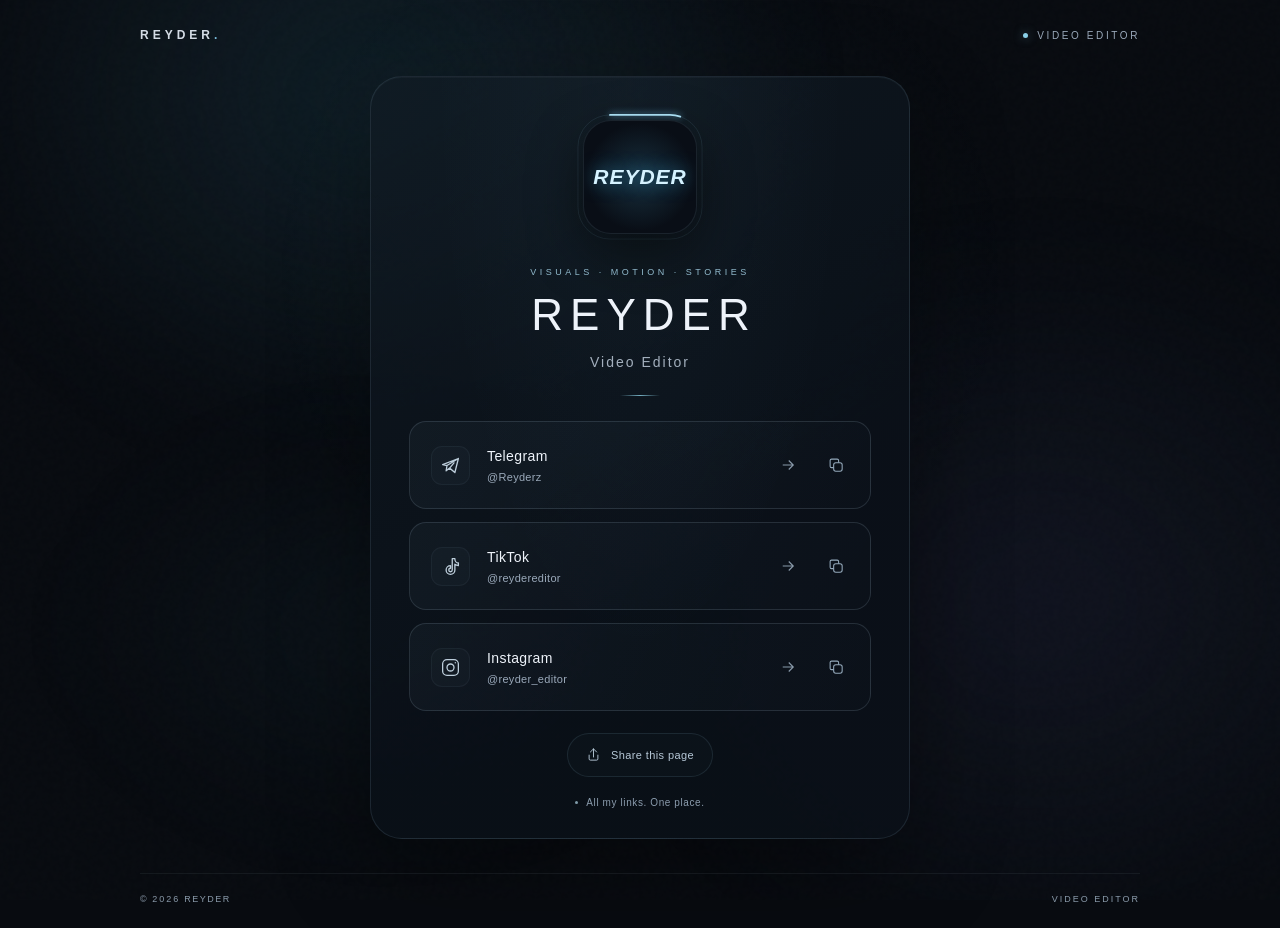
<file: index.html>
<!DOCTYPE html>
<html lang="en">
<head>
<meta charset="UTF-8">
<meta name="viewport" content="width=device-width, initial-scale=1">
<meta name="theme-color" content="#080b10">
<meta name="description" content="REYDER — Video Editor. Connect on Instagram, TikTok and Telegram.">
<title>REYDER — Video Editor</title>
<link rel="stylesheet" href="styles.css?v=3">
</head>
<body>
<div class="ambient" aria-hidden="true"><span></span><span></span><span></span></div><div class="grain" aria-hidden="true"></div><div class="spotlight" aria-hidden="true"></div>
<div class="page">
<header class="topbar"><span class="wordmark">REYDER<span style="color:#78bad8">.</span></span><span class="edition"><i class="dot" aria-hidden="true"></i> VIDEO EDITOR</span></header>
<main>
<section class="profile" aria-labelledby="profile-name">
<div class="avatar-wrap"><svg class="avatar-ring" viewBox="0 0 132 132" fill="none" aria-hidden="true"><rect class="ring-track" x="2" y="2" width="128" height="128" rx="33"/><rect class="ring-light" x="2" y="2" width="128" height="128" rx="33" pathLength="100"/></svg><div class="avatar"><span class="avatar-fallback" role="img" aria-label="Reyder">REYDER</span></div></div>
<p class="eyebrow">VISUALS · MOTION · STORIES</p>
<h1 id="profile-name"><span>REYDER</span></h1><p class="role">Video Editor</p><div class="divider" aria-hidden="true"></div>
</section>
<nav class="links" aria-label="Social profiles">
<div class="social-row"><a class="social" href="https://t.me/Reyderz" target="_blank" rel="noopener noreferrer" aria-label="Telegram: @Reyderz, opens in a new tab"><span class="sheen" aria-hidden="true"></span><span class="icon"><svg viewBox="0 0 24 24" fill="none" stroke="currentColor" stroke-width="1.5" aria-hidden="true"><path d="m21 4-4 16-6-5-4 3 1-6L21 4 3 11l5 1m3 3 5-6" stroke-linejoin="round" stroke-linecap="round"/></svg></span><span class="label"><span class="name">Telegram</span><span class="handle">@Reyderz</span></span><svg class="arrow" viewBox="0 0 24 24" fill="none" stroke="currentColor" stroke-width="1.5" aria-hidden="true"><path d="M5 12h14m-6-6 6 6-6 6"/></svg></a><button class="copy-button" type="button" data-copy="https://t.me/Reyderz" aria-label="Copy Telegram profile link" title="Copy link"><svg viewBox="0 0 24 24" fill="none" stroke="currentColor" stroke-width="1.5" aria-hidden="true"><rect x="8" y="8" width="12" height="12" rx="3"/><path d="M15 8V5a2 2 0 0 0-2-2H5a2 2 0 0 0-2 2v8a2 2 0 0 0 2 2h3"/></svg></button></div>
<div class="social-row"><a class="social" href="https://www.tiktok.com/@reydereditor" target="_blank" rel="noopener noreferrer" aria-label="TikTok: @reydereditor, opens in a new tab"><span class="sheen" aria-hidden="true"></span><span class="icon"><svg viewBox="0 0 24 24" fill="none" stroke="currentColor" stroke-width="1.5" aria-hidden="true"><path d="M14 3h3c0 3 2 5 4 5v3c-2 0-3-.6-4-1.5V16a5 5 0 1 1-5-5v3a2 2 0 1 0 2 2V3Z" stroke-linejoin="round"/></svg></span><span class="label"><span class="name">TikTok</span><span class="handle">@reydereditor</span></span><svg class="arrow" viewBox="0 0 24 24" fill="none" stroke="currentColor" stroke-width="1.5" aria-hidden="true"><path d="M5 12h14m-6-6 6 6-6 6"/></svg></a><button class="copy-button" type="button" data-copy="https://www.tiktok.com/@reydereditor" aria-label="Copy TikTok profile link" title="Copy link"><svg viewBox="0 0 24 24" fill="none" stroke="currentColor" stroke-width="1.5" aria-hidden="true"><rect x="8" y="8" width="12" height="12" rx="3"/><path d="M15 8V5a2 2 0 0 0-2-2H5a2 2 0 0 0-2 2v8a2 2 0 0 0 2 2h3"/></svg></button></div>
<div class="social-row"><a class="social" href="https://www.instagram.com/reyder_editor/" target="_blank" rel="noopener noreferrer" aria-label="Instagram: @reyder_editor, opens in a new tab"><span class="sheen" aria-hidden="true"></span><span class="icon"><svg viewBox="0 0 24 24" fill="none" stroke="currentColor" stroke-width="1.5" aria-hidden="true"><rect x="3" y="3" width="18" height="18" rx="5"/><circle cx="12" cy="12" r="4"/><circle cx="17.5" cy="6.5" r=".8" fill="currentColor" stroke="none"/></svg></span><span class="label"><span class="name">Instagram</span><span class="handle">@reyder_editor</span></span><svg class="arrow" viewBox="0 0 24 24" fill="none" stroke="currentColor" stroke-width="1.5" aria-hidden="true"><path d="M5 12h14m-6-6 6 6-6 6"/></svg></a><button class="copy-button" type="button" data-copy="https://www.instagram.com/reyder_editor/" aria-label="Copy Instagram profile link" title="Copy link"><svg viewBox="0 0 24 24" fill="none" stroke="currentColor" stroke-width="1.5" aria-hidden="true"><rect x="8" y="8" width="12" height="12" rx="3"/><path d="M15 8V5a2 2 0 0 0-2-2H5a2 2 0 0 0-2 2v8a2 2 0 0 0 2 2h3"/></svg></button></div>
</nav>
<div class="share-wrap"><button class="share-button" id="share" type="button"><svg viewBox="0 0 24 24" fill="none" stroke="currentColor" stroke-width="1.5" aria-hidden="true"><path d="M12 16V3m-5 5 5-5 5 5M5 13v6a2 2 0 0 0 2 2h10a2 2 0 0 0 2-2v-6" stroke-linecap="round" stroke-linejoin="round"/></svg><span>Share this page</span></button></div>
<p class="connection"><span aria-hidden="true"></span> All my links. One place.</p>
</main>
<div class="toast" id="toast" role="status" aria-live="polite" aria-atomic="true"></div>
<dialog id="copy-dialog" aria-labelledby="copy-title"><h2 id="copy-title">Copy link</h2><p>Select the link below and copy it:</p><input id="copy-value" type="url" readonly aria-label="Link to copy"><button id="close-dialog" type="button">Close</button></dialog>
<footer class="footer"><span>© <span id="year">2026</span> REYDER</span><span>VIDEO EDITOR</span></footer>
</div>
<script src="script.js?v=3" defer></script>
</body>
</html>
</file>
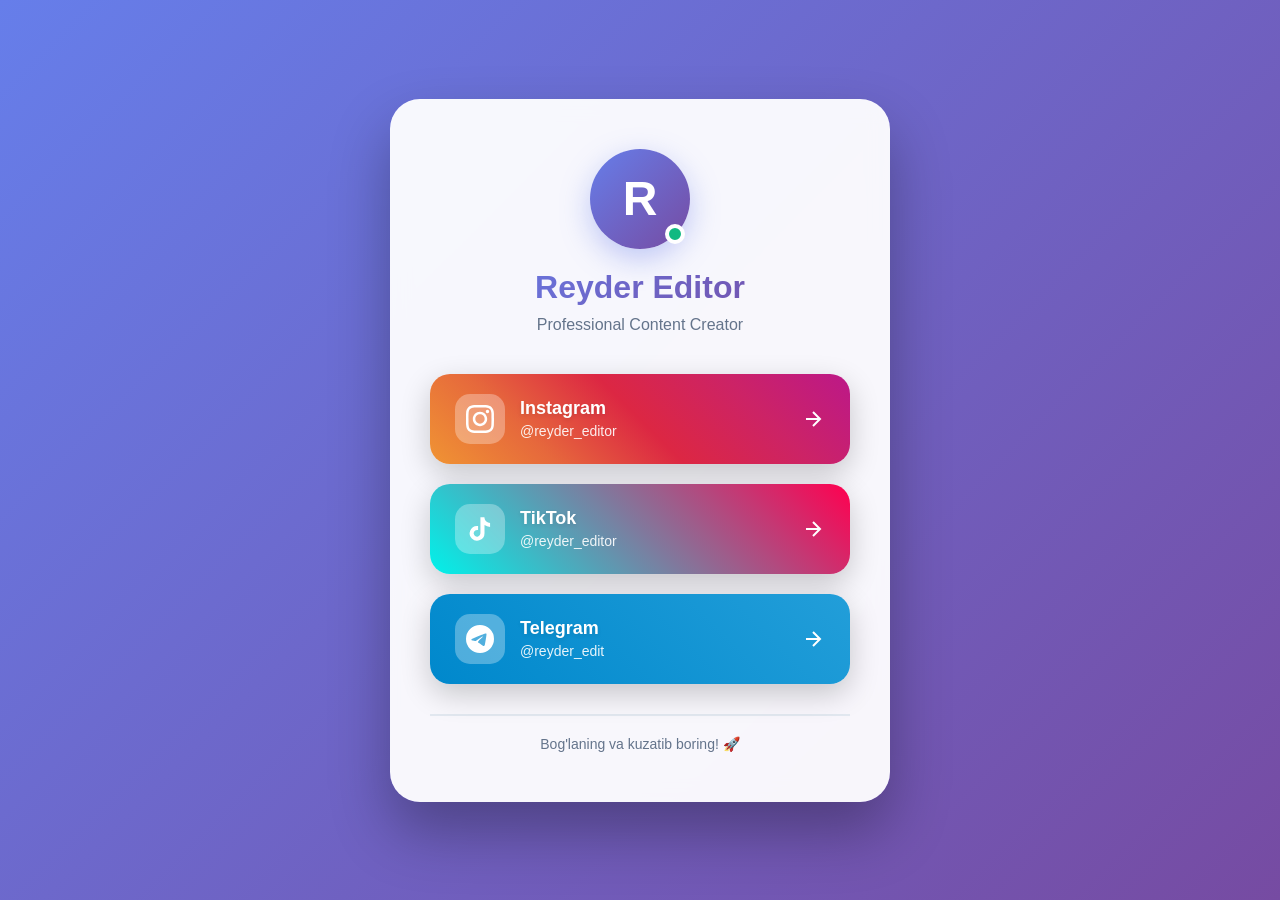
<file: re4yder.html>
<!DOCTYPE html>
<html lang="uz">
<head>
    <meta charset="UTF-8">
    <meta name="viewport" content="width=device-width, initial-scale=1.0">
    <title>Reyder Editor - Social Links</title>
    <style>
        * {
            margin: 0;
            padding: 0;
            box-sizing: border-box;
        }

        body {
            font-family: 'Inter', -apple-system, BlinkMacSystemFont, 'Segoe UI', sans-serif;
            min-height: 100vh;
            background: linear-gradient(135deg, #667eea 0%, #764ba2 100%);
            display: flex;
            justify-content: center;
            align-items: center;
            padding: 20px;
        }

        .card {
            background: rgba(255, 255, 255, 0.95);
            backdrop-filter: blur(10px);
            border-radius: 30px;
            padding: 50px 40px;
            max-width: 500px;
            width: 100%;
            box-shadow: 0 30px 60px rgba(0, 0, 0, 0.3);
            animation: fadeInUp 0.8s ease-out;
        }

        .header {
            text-align: center;
            margin-bottom: 40px;
        }

        .avatar-container {
            position: relative;
            display: inline-block;
            margin-bottom: 20px;
        }

        .avatar {
            width: 100px;
            height: 100px;
            border-radius: 50%;
            background: linear-gradient(135deg, #667eea 0%, #764ba2 100%);
            display: flex;
            align-items: center;
            justify-content: center;
            margin: 0 auto;
            box-shadow: 0 10px 30px rgba(102, 126, 234, 0.4);
            animation: glow 3s ease-in-out infinite;
        }

        .avatar-text {
            font-size: 48px;
            font-weight: bold;
            color: white;
        }

        .status-dot {
            position: absolute;
            bottom: 5px;
            right: 5px;
            width: 20px;
            height: 20px;
            background: #10b981;
            border-radius: 50%;
            border: 4px solid white;
            animation: pulse 2s ease-in-out infinite;
        }

        .title {
            font-size: 32px;
            font-weight: bold;
            background: linear-gradient(135deg, #667eea 0%, #764ba2 100%);
            -webkit-background-clip: text;
            -webkit-text-fill-color: transparent;
            background-clip: text;
            margin: 0 0 10px 0;
        }

        .subtitle {
            font-size: 16px;
            color: #64748b;
            margin: 0;
        }

        .links-container {
            display: flex;
            flex-direction: column;
            gap: 20px;
            margin-bottom: 30px;
        }

        .social-button {
            border: none;
            border-radius: 20px;
            padding: 20px 25px;
            display: flex;
            align-items: center;
            gap: 15px;
            cursor: pointer;
            transition: all 0.3s cubic-bezier(0.4, 0, 0.2, 1);
            box-shadow: 0 10px 30px rgba(0, 0, 0, 0.2);
            position: relative;
            overflow: hidden;
            text-decoration: none;
            animation: fadeInUp 0.6s ease-out;
            animation-fill-mode: both;
        }

        .social-button:hover {
            transform: translateY(-8px) scale(1.02);
            box-shadow: 0 20px 40px rgba(0, 0, 0, 0.3);
        }

        .social-button:nth-child(1) {
            background: linear-gradient(45deg, #f09433 0%, #e6683c 25%, #dc2743 50%, #cc2366 75%, #bc1888 100%);
            animation-delay: 0s;
        }

        .social-button:nth-child(2) {
            background: linear-gradient(45deg, #00f2ea 0%, #ff0050 100%);
            animation-delay: 0.1s;
        }

        .social-button:nth-child(3) {
            background: linear-gradient(45deg, #0088cc 0%, #229ED9 100%);
            animation-delay: 0.2s;
        }

        .icon-wrapper {
            width: 50px;
            height: 50px;
            background: rgba(255, 255, 255, 0.3);
            border-radius: 15px;
            display: flex;
            align-items: center;
            justify-content: center;
            flex-shrink: 0;
        }

        .social-icon {
            width: 28px;
            height: 28px;
            color: white;
        }

        .text-wrapper {
            flex: 1;
            text-align: left;
            display: flex;
            flex-direction: column;
            gap: 4px;
        }

        .platform-name {
            font-size: 18px;
            font-weight: bold;
            color: white;
            text-shadow: 0 2px 4px rgba(0, 0, 0, 0.1);
        }

        .username {
            font-size: 14px;
            color: rgba(255, 255, 255, 0.9);
            font-weight: 500;
        }

        .arrow {
            width: 24px;
            height: 24px;
            color: white;
            flex-shrink: 0;
            transition: transform 0.3s ease;
        }

        .social-button:hover .arrow {
            transform: translateX(5px);
        }

        .footer {
            text-align: center;
            padding-top: 20px;
            border-top: 2px solid #e2e8f0;
        }

        .footer-text {
            color: #64748b;
            font-size: 14px;
            margin: 0;
        }

        @keyframes fadeInUp {
            from {
                opacity: 0;
                transform: translateY(30px);
            }
            to {
                opacity: 1;
                transform: translateY(0);
            }
        }

        @keyframes pulse {
            0%, 100% {
                transform: scale(1);
                opacity: 1;
            }
            50% {
                transform: scale(1.05);
                opacity: 0.8;
            }
        }

        @keyframes glow {
            0%, 100% {
                box-shadow: 0 0 20px rgba(59, 130, 246, 0.5);
            }
            50% {
                box-shadow: 0 0 40px rgba(59, 130, 246, 0.8);
            }
        }

        @media (max-width: 600px) {
            .card {
                padding: 30px 20px;
            }

            .title {
                font-size: 24px;
            }

            .avatar {
                width: 80px;
                height: 80px;
            }

            .avatar-text {
                font-size: 36px;
            }
        }
    </style>
</head>
<body>
    <div class="card">
        <!-- Header -->
        <div class="header">
            <div class="avatar-container">
                <div class="avatar">
                    <span class="avatar-text">R</span>
                </div>
                <div class="status-dot"></div>
            </div>
            <h1 class="title">Reyder Editor</h1>
            <p class="subtitle">Professional Content Creator</p>
        </div>

        <!-- Social Links -->
        <div class="links-container">
            <!-- Instagram -->
            <a href="https://instagram.com/reyder_editor" target="_blank" class="social-button">
                <div class="icon-wrapper">
                    <svg viewBox="0 0 24 24" fill="currentColor" class="social-icon">
                        <path d="M12 2.163c3.204 0 3.584.012 4.85.07 3.252.148 4.771 1.691 4.919 4.919.058 1.265.069 1.645.069 4.849 0 3.205-.012 3.584-.069 4.849-.149 3.225-1.664 4.771-4.919 4.919-1.266.058-1.644.07-4.85.07-3.204 0-3.584-.012-4.849-.07-3.26-.149-4.771-1.699-4.919-4.92-.058-1.265-.07-1.644-.07-4.849 0-3.204.013-3.583.07-4.849.149-3.227 1.664-4.771 4.919-4.919 1.266-.057 1.645-.069 4.849-.069zm0-2.163c-3.259 0-3.667.014-4.947.072-4.358.2-6.78 2.618-6.98 6.98-.059 1.281-.073 1.689-.073 4.948 0 3.259.014 3.668.072 4.948.2 4.358 2.618 6.78 6.98 6.98 1.281.058 1.689.072 4.948.072 3.259 0 3.668-.014 4.948-.072 4.354-.2 6.782-2.618 6.979-6.98.059-1.28.073-1.689.073-4.948 0-3.259-.014-3.667-.072-4.947-.196-4.354-2.617-6.78-6.979-6.98-1.281-.059-1.69-.073-4.949-.073zm0 5.838c-3.403 0-6.162 2.759-6.162 6.162s2.759 6.163 6.162 6.163 6.162-2.759 6.162-6.163c0-3.403-2.759-6.162-6.162-6.162zm0 10.162c-2.209 0-4-1.79-4-4 0-2.209 1.791-4 4-4s4 1.791 4 4c0 2.21-1.791 4-4 4zm6.406-11.845c-.796 0-1.441.645-1.441 1.44s.645 1.44 1.441 1.44c.795 0 1.439-.645 1.439-1.44s-.644-1.44-1.439-1.44z"/>
                    </svg>
                </div>
                <div class="text-wrapper">
                    <span class="platform-name">Instagram</span>
                    <span class="username">@reyder_editor</span>
                </div>
                <div class="arrow">
                    <svg width="24" height="24" viewBox="0 0 24 24" fill="none" stroke="currentColor" stroke-width="2">
                        <path d="M5 12h14M12 5l7 7-7 7"/>
                    </svg>
                </div>
            </a>

            <!-- TikTok -->
            <a href="https://tiktok.com/@reyder_editor" target="_blank" class="social-button">
                <div class="icon-wrapper">
                    <svg viewBox="0 0 24 24" fill="currentColor" class="social-icon">
                        <path d="M19.59 6.69a4.83 4.83 0 0 1-3.77-4.25V2h-3.45v13.67a2.89 2.89 0 0 1-5.2 1.74 2.89 2.89 0 0 1 2.31-4.64 2.93 2.93 0 0 1 .88.13V9.4a6.84 6.84 0 0 0-1-.05A6.33 6.33 0 0 0 5 20.1a6.34 6.34 0 0 0 10.86-4.43v-7a8.16 8.16 0 0 0 4.77 1.52v-3.4a4.85 4.85 0 0 1-1-.1z"/>
                    </svg>
                </div>
                <div class="text-wrapper">
                    <span class="platform-name">TikTok</span>
                    <span class="username">@reyder_editor</span>
                </div>
                <div class="arrow">
                    <svg width="24" height="24" viewBox="0 0 24 24" fill="none" stroke="currentColor" stroke-width="2">
                        <path d="M5 12h14M12 5l7 7-7 7"/>
                    </svg>
                </div>
            </a>

            <!-- Telegram -->
            <a href="https://t.me/reyder_edit" target="_blank" class="social-button">
                <div class="icon-wrapper">
                    <svg viewBox="0 0 24 24" fill="currentColor" class="social-icon">
                        <path d="M11.944 0A12 12 0 0 0 0 12a12 12 0 0 0 12 12 12 12 0 0 0 12-12A12 12 0 0 0 12 0a12 12 0 0 0-.056 0zm4.962 7.224c.1-.002.321.023.465.14a.506.506 0 0 1 .171.325c.016.093.036.306.02.472-.18 1.898-.962 6.502-1.36 8.627-.168.9-.499 1.201-.82 1.23-.696.065-1.225-.46-1.9-.902-1.056-.693-1.653-1.124-2.678-1.8-1.185-.78-.417-1.21.258-1.91.177-.184 3.247-2.977 3.307-3.23.007-.032.014-.15-.056-.212s-.174-.041-.249-.024c-.106.024-1.793 1.14-5.061 3.345-.48.33-.913.49-1.302.48-.428-.008-1.252-.241-1.865-.44-.752-.245-1.349-.374-1.297-.789.027-.216.325-.437.893-.663 3.498-1.524 5.83-2.529 6.998-3.014 3.332-1.386 4.025-1.627 4.476-1.635z"/>
                    </svg>
                </div>
                <div class="text-wrapper">
                    <span class="platform-name">Telegram</span>
                    <span class="username">@reyder_edit</span>
                </div>
                <div class="arrow">
                    <svg width="24" height="24" viewBox="0 0 24 24" fill="none" stroke="currentColor" stroke-width="2">
                        <path d="M5 12h14M12 5l7 7-7 7"/>
                    </svg>
                </div>
            </a>
        </div>

        <!-- Footer -->
        <div class="footer">
            <p class="footer-text">Bog'laning va kuzatib boring! 🚀</p>
        </div>
    </div>
</body>
</html>
</file>
<file: styles.css>
:root {
  color-scheme: dark;
  --bg: #080b10;
  --text: #eef3fa;
  --muted: #9aa8b8;
  --accent: #a2ddf9;
}
* { box-sizing: border-box; }
body {
  margin: 0; min-height: 100svh; overflow-x: hidden;
  background: var(--bg); color: var(--text);
  font-family: Arial, Helvetica, sans-serif;
  isolation: isolate;
}
a, button { -webkit-tap-highlight-color: transparent; touch-action: manipulation; }
button, input { font: inherit; }
button { cursor: pointer; }
a { color: inherit; }
.ambient, .grain, .spotlight { position: fixed; inset: 0; pointer-events: none; z-index: -1; }
.ambient { overflow: hidden; }
.ambient span {
  position: absolute; width: 900px; height: 750px; border-radius: 50%;
  background: radial-gradient(ellipse, #32768e30, transparent 67%);
  filter: blur(55px); top: -430px; left: calc(50% - 780px);
  animation: aurora 22s ease-in-out infinite alternate;
}
.ambient span:nth-child(2) {
  background: radial-gradient(ellipse, #414c7e26, transparent 67%);
  top: 25%; left: 50%; animation-duration: 28s; animation-delay: -12s;
}
.ambient span:nth-child(3) {
  width: 700px; height: 450px; top: 45%; left: calc(50% - 600px);
  background: radial-gradient(ellipse, #347a8f14, transparent 67%);
  animation-duration: 19s; animation-delay: -7s;
}
.grain {
  opacity: .035;
  background-image: url("data:image/svg+xml,%3Csvg viewBox='0 0 180 180' xmlns='http://www.w3.org/2000/svg'%3E%3Cfilter id='n'%3E%3CfeTurbulence type='fractalNoise' baseFrequency='.9' numOctaves='3' stitchTiles='stitch'/%3E%3C/filter%3E%3Cpath fill='white' filter='url(%23n)' opacity='.5' d='M0 0h180v180H0z'/%3E%3C/svg%3E");
}
.spotlight { background: radial-gradient(500px circle at var(--x, 50%) var(--y, 30%), #89d9ff0b, transparent 75%); }
.page { max-width: 1120px; margin: auto; padding: 35px 42px 25px; min-height: 100svh; display: flex; flex-direction: column; }
.topbar { display: flex; justify-content: space-between; align-items: center; font-size: 10px; letter-spacing: 2.6px; color: #99a8b9; }
.wordmark { font-weight: 700; color: #d4dce5; letter-spacing: 4px; font-size: 12px; }
.edition { display: flex; align-items: center; gap: 9px; }
.dot { width: 5px; height: 5px; background: #8acfe7; border-radius: 50%; box-shadow: 0 0 10px #8acfe780; }
main { width: 100%; max-width: 470px; margin: auto; padding: 58px 0 50px; text-align: center; }
.avatar-wrap { width: 138px; height: 138px; margin: 0 auto 32px; position: relative; padding: 7px; animation: appear 1s both; }
.avatar-ring { position: absolute; inset: 0; width: 100%; height: 100%; overflow: visible; }
.ring-track { stroke: #a2dfff1a; stroke-width: 1; }
.ring-light {
  stroke: #b3eaff; stroke-width: 1.8; stroke-linecap: round; stroke-dasharray: 16 84;
  filter: drop-shadow(0 0 4px #7fd2ff); animation: ring-travel 8s linear infinite;
}
.avatar { position: relative; display: grid; place-items: center; width: 100%; height: 100%; border-radius: 28px; border: 1px solid #bce4ff18; background: radial-gradient(ellipse at center, #18303e 0%, #090e16 68%); overflow: hidden; box-shadow: 0 20px 55px #0007; }
.avatar img { width: 100%; height: 100%; object-fit: contain; }
.avatar-fallback { font-size: 21px; font-weight: 900; font-style: italic; letter-spacing: 1px; color: #d5f2ff; text-shadow: 0 0 18px #47cbff80; }
.eyebrow { font-size: 9px; letter-spacing: 3.5px; color: #91bacd; margin: 0 0 13px; animation: appear 1s .1s both; }
h1 { font-size: 48px; letter-spacing: 8px; font-weight: 500; margin: 0 0 13px; padding-left: 8px; line-height: 1.15; overflow: hidden; }
h1 span { display: inline-block; animation: name-reveal 1.3s cubic-bezier(.16, 1, .3, 1) .15s both; }
.role { font-size: 14px; font-weight: 400; letter-spacing: 2px; color: #a3afbd; margin: 0; animation: appear 1s .25s both; }
.divider { height: 1px; width: 40px; background: linear-gradient(90deg, transparent, #73adc0, transparent); margin: 25px auto; }
.links { position: relative; display: grid; gap: 13px; text-align: left; perspective: 900px; }
.social-row {
  position: relative; border-radius: 17px; border: 1px solid #b3cce51c;
  background: linear-gradient(120deg, #ffffff08, #ffffff02);
  animation: appear .9s .3s backwards;
  transition: border-color .35s, background .35s, box-shadow .35s, transform .35s cubic-bezier(.2, .7, .2, 1);
  transform: perspective(900px) translate3d(var(--mx, 0px), var(--my, 0px), 0) rotateX(var(--rx, 0deg)) rotateY(var(--ry, 0deg));
}
.social-row:nth-child(2) { animation-delay: .4s; }
.social-row:nth-child(3) { animation-delay: .5s; }
.social { position: relative; display: flex; align-items: center; gap: 17px; padding: 19px 73px 19px 21px; min-height: 86px; border-radius: inherit; text-decoration: none; overflow: hidden; isolation: isolate; }
.social:before { content: ''; position: absolute; inset: 0; z-index: -1; opacity: 0; background: radial-gradient(260px circle at var(--lx, 50%) var(--ly, 50%), #8fd8ff18, transparent); transition: opacity .35s; }
.sheen { position: absolute; inset: -60% auto -60% -65%; width: 35%; background: linear-gradient(90deg, transparent, #d3edff0e, transparent); transform: rotate(24deg); pointer-events: none; }
.icon { display: grid; place-items: center; width: 39px; height: 39px; flex-shrink: 0; border-radius: 11px; background: #b5d9ff06; border: 1px solid #b5d9ff0c; color: #bdcedb; transition: color .35s, background .35s; }
.icon svg { width: 21px; height: 21px; }
.label { display: flex; flex-direction: column; gap: 7px; }
.name { font-size: 14px; letter-spacing: .4px; }
.handle { color: #9baabb; font-size: 11px; letter-spacing: .3px; }
.arrow { margin-left: auto; color: #8a9bab; width: 18px; height: 18px; flex-shrink: 0; transition: transform .35s, color .35s; }
.copy-button { position: absolute; right: 12px; top: calc(50% - 22px); width: 44px; height: 44px; display: grid; place-items: center; border: 0; border-radius: 10px; color: #94a9bb; background: transparent; transition: color .2s, background .2s; }
.copy-button svg { width: 17px; height: 17px; }
.copy-button:hover, .copy-button:focus-visible { background: #a2ddf90c; color: #d5f0ff; }
.copy-button.copied { color: #aae6d4; }
a:focus-visible, button:focus-visible, input:focus-visible { outline: 2px solid var(--accent); outline-offset: 4px; }
.social-row:has(.social:active) { transform: scale(.98); transition: transform .12s; }
.ripple { position: absolute; border-radius: 50%; width: 20px; height: 20px; background: #b4eaff25; pointer-events: none; animation: ripple .7s ease-out forwards; }
.share-wrap { margin-top: 24px; animation: appear 1s .6s backwards; }
.share-button { display: inline-flex; align-items: center; justify-content: center; gap: 10px; min-height: 44px; padding: 10px 18px; border-radius: 30px; border: 1px solid #a2ddf91a; color: #b6c8d7; background: #a2ddf904; font-size: 11px; letter-spacing: .4px; transition: background .25s, border-color .25s, transform .25s; }
.share-button svg { width: 15px; height: 15px; }
.share-button:hover { background: #a2ddf90b; border-color: #a2ddf940; }
.share-button:active { transform: scale(.97); }
.connection { display: flex; align-items: center; justify-content: center; gap: 8px; margin: 23px 0 0; color: #8b9dae; font-size: 10px; letter-spacing: .6px; }
.connection span { width: 3px; height: 3px; background: #7f9ba9; border-radius: 50%; }
.footer { display: flex; justify-content: space-between; align-items: center; gap: 20px; border-top: 1px solid #b3cce512; padding-top: 20px; color: #8a9aaa; font-size: 9px; letter-spacing: 1.5px; }
.footer span:last-child { letter-spacing: 2px; }
.toast { position: fixed; bottom: 28px; left: 50%; transform: translate(-50%, 14px); opacity: 0; pointer-events: none; background: #15222ef2; border: 1px solid #a2ddf935; color: #d5edf8; padding: 14px 23px; border-radius: 14px; font-size: 12px; max-width: calc(100% - 32px); text-align: center; transition: opacity .25s, transform .25s; z-index: 10; box-shadow: 0 10px 35px #0005; }
.toast.visible { opacity: 1; transform: translate(-50%, 0); }
dialog { background: #101922; color: var(--text); border: 1px solid #a2ddf935; border-radius: 20px; padding: 26px; width: min(430px, calc(100% - 40px)); }
dialog::backdrop { background: #000a; backdrop-filter: blur(5px); }
dialog h2 { font-size: 18px; margin: 0 0 16px; }
dialog p { color: var(--muted); font-size: 13px; }
dialog input { width: 100%; padding: 12px; border: 1px solid #a2ddf935; background: #080e15; color: var(--text); border-radius: 8px; font-size: 12px; }
dialog button { margin-top: 20px; min-height: 44px; background: #a2ddf912; border: 1px solid #a2ddf935; border-radius: 8px; color: var(--text); padding: 10px 20px; }
@keyframes ring-travel { to { stroke-dashoffset: -100; } }
@keyframes aurora { to { transform: translate(16%, 16%) scale(1.15) rotate(12deg); } }
@keyframes appear { from { opacity: 0; translate: 0 18px; filter: blur(5px); } to { opacity: 1; translate: 0 0; filter: blur(0); } }
@keyframes name-reveal { from { transform: translateY(110%); filter: blur(8px); } to { transform: translateY(0); filter: blur(0); } }
@keyframes sheen { to { left: 140%; } }
@keyframes ripple { to { transform: scale(35); opacity: 0; } }
@media (hover: hover) and (pointer: fine) {
  .social-row:hover { border-color: #a8dfff40; background: #9ccfff08; box-shadow: 0 15px 35px #0004; }
  .social:hover:before { opacity: 1; }
  .social:hover .icon { color: #d4f0ff; background: #a1dbff0c; }
  .social:hover .arrow { transform: translateX(4px); color: #c4e8f8; }
  .social:hover .sheen { animation: sheen .9s ease-out; }
}
/* Keep the same focused portrait composition on larger screens. */
@media (min-width: 701px) {
  .page { max-width: 1080px; padding: 28px 40px 24px; }
  main {
    max-width: 540px; margin: 34px auto; padding: 36px 38px 30px;
    border: 1px solid #b4dfff1c; border-radius: 32px;
    background: radial-gradient(ellipse at 50% 0%, #7bcfff09, transparent 55%),
      linear-gradient(150deg, #111b24bb, #0a1018e6 65%);
    box-shadow: 0 30px 100px #0005, inset 0 1px 0 #d5efff08;
  }
  .avatar-wrap { width: 128px; height: 128px; margin-bottom: 26px; }
  h1 { font-size: 44px; letter-spacing: 7px; }
  .social-row { background: linear-gradient(115deg, #b4dfff0a, #b4dfff03); border-color: #b3cce526; }
  .social { min-height: 86px; }
  .share-wrap { margin-top: 22px; }
  .connection { margin-top: 20px; }
  .footer { margin-top: auto; }
  .ambient span:first-child { top: -280px; left: calc(50% - 720px); }
  .ambient span:nth-child(2) { left: calc(50% - 50px); }
}
@media (min-width: 701px) and (max-height: 850px) {
  .page { padding-top: 22px; }
  main { margin: 24px auto; padding-top: 28px; padding-bottom: 24px; }
  .avatar-wrap { width: 108px; height: 108px; margin-bottom: 22px; }
  .eyebrow { margin-bottom: 10px; }
  h1 { font-size: 40px; margin-bottom: 10px; }
  .divider { margin: 18px auto; }
  .social { min-height: 80px; padding-top: 16px; padding-bottom: 16px; }
}

@media (max-width: 600px) {
  .page { padding: 25px 20px 23px; }
  .topbar { font-size: 8px; letter-spacing: 1.6px; }
  .wordmark { font-size: 10px; letter-spacing: 3px; }
  main { padding: 46px 0 40px; max-width: 400px; }
  .avatar-wrap { width: 128px; height: 128px; margin-bottom: 28px; }
  h1 { font-size: 40px; letter-spacing: 7px; }
  .social { min-height: 84px; padding: 17px 65px 17px 16px; gap: 13px; }
  .copy-button { right: 8px; }
  .footer { font-size: 8px; letter-spacing: 1px; }
  .spotlight { display: none; }
}
@media (prefers-reduced-motion: reduce) {
  *, *:before, *:after { animation: none !important; transition: none !important; scroll-behavior: auto !important; }
  .social-row { transform: none !important; }
  .ripple, .sheen { display: none; }
}
</file>
